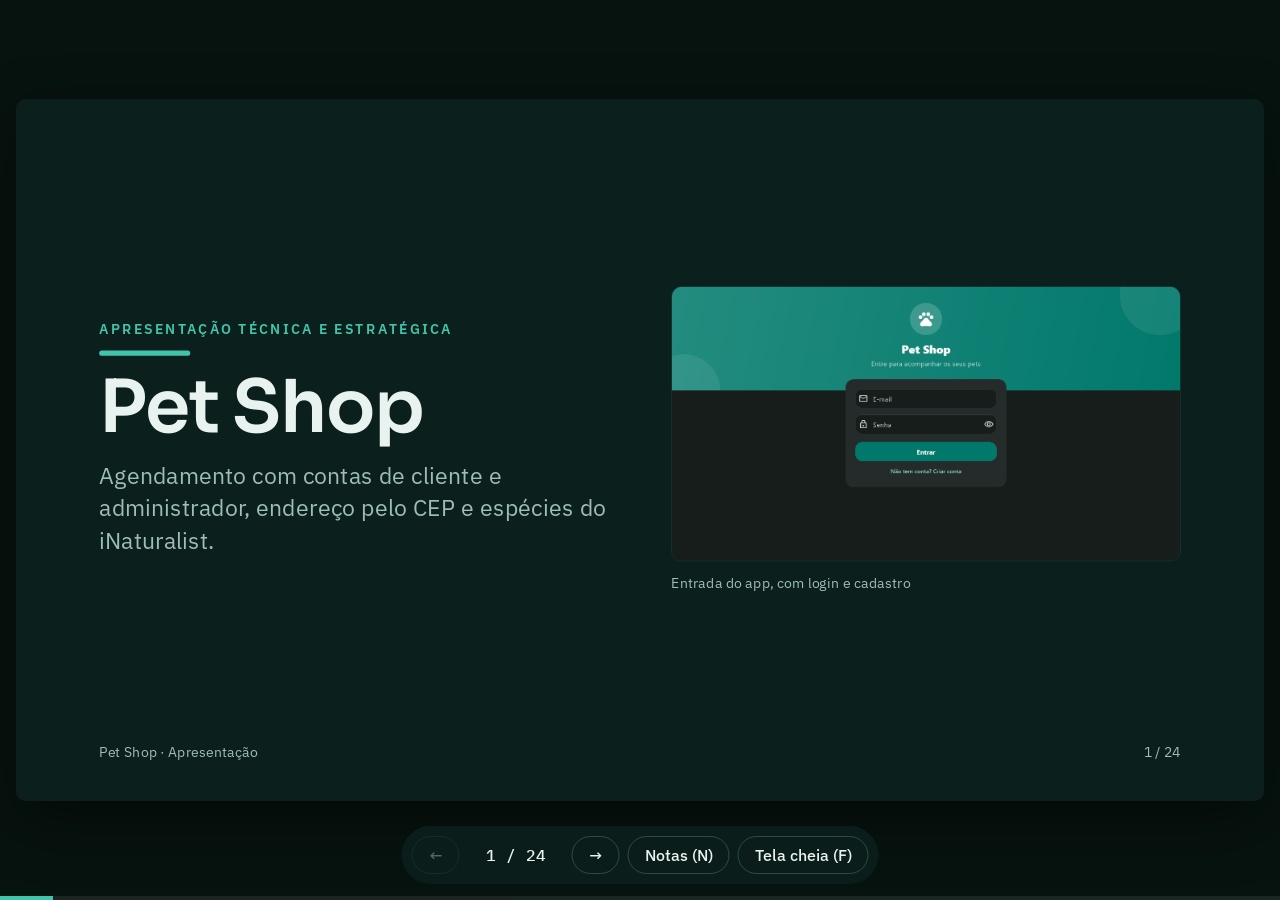
<file: apresentacao/index.html>
<!doctype html>
<html lang="pt-BR">
<head>
<meta charset="utf-8">
<meta name="viewport" content="width=device-width, initial-scale=1">
<title>Pet Shop · Apresentação</title>
<link rel="stylesheet" href="https://fonts.googleapis.com/css2?family=IBM+Plex+Mono:wght@400;500&family=IBM+Plex+Sans:wght@400;500;600&family=Sora:wght@500;600;700&display=swap">
<link rel="stylesheet" href="css/apresentacao.css">
</head>
<body>
<div class="palco" data-palco>
<section class="slide escuro" id="capa" data-secao="Apresentação"><div class="capa-corpo"><div class="cabeca"><p class="kicker">Apresentação técnica e estratégica</p><div class="regra"></div><h1>Pet Shop</h1><p class="lead">Agendamento com contas de cliente e administrador, endereço pelo CEP e espécies do iNaturalist.</p></div><figure class="foto"><img src="img/01-login.png" alt="Tela de entrada do app"><figcaption>Entrada do app, com login e cadastro</figcaption></figure></div><footer class="rodape"><span>Pet Shop · Apresentação</span><span>1 / 24</span></footer><aside class="notas-fala">Abertura. O app é um agendamento para pet shop, com dois perfis: administrador e cliente.</aside></section>
<section class="slide claro" id="agenda" data-secao="Agenda"><div class="cabeca"><p class="kicker">Agenda</p><h2>O que você vai ver</h2></div><div class="corpo"><div class="itens"><div class="item"><span class="num">01</span><div><p class="titulo">Negócio</p><p class="desc">O problema e o que foi entregue</p></div></div><div class="item"><span class="num">02</span><div><p class="titulo">Produto</p><p class="desc">As telas do administrador e do cliente</p></div></div><div class="item"><span class="num">03</span><div><p class="titulo">Código</p><p class="desc">Trechos reais, explicados um ponto por vez</p></div></div><div class="item"><span class="num">04</span><div><p class="titulo">Riscos e decisões</p><p class="desc">O que ainda está em aberto</p></div></div></div></div><footer class="rodape"><span>Pet Shop · Agenda</span><span>2 / 24</span></footer><aside class="notas-fala">Quatro blocos: negócio, produto, código e riscos. Os trechos de código são reais e explicados.</aside></section>
<section class="slide claro" id="visao" data-secao="Negócio"><div class="cabeca"><p class="kicker">Negócio</p><h2>Atendimento com dono, horário e endereço</h2></div><div class="corpo centro"><div class="cartoes"><div class="cartao"><span class="tag">Antes</span><h3>Texto digitado à mão</h3><p>Nome do pet e do tutor digitados à mão, sem horário e sem endereço.</p></div><div class="cartao"><span class="tag">Agora</span><h3>Contas e agenda</h3><p>Conta de administrador e de cliente, agenda em calendário, endereço pelo CEP e espécies por API.</p></div><div class="cartao"><span class="tag">Resultado</span><h3>Fluxo testado</h3><p>Fluxo completo testado de ponta a ponta, com os dados antigos preservados.</p></div></div></div><footer class="rodape"><span>Pet Shop · Negócio</span><span>3 / 24</span></footer><aside class="notas-fala">Antes, os atendimentos eram texto livre. Agora cada atendimento tem cliente, pet, data e horário.</aside></section>
<section class="slide escuro" id="numeros" data-secao="Projeto em números"><div class="cabeca"><p class="kicker">Projeto em números</p><h2>Pequeno, enxuto e sem avisos de análise</h2></div><div class="corpo"><div class="numeros"><div class="numero"><b>35</b><span>arquivos Dart</span></div><div class="numero"><b>4.013</b><span>linhas de código</span></div><div class="numero"><b>2</b><span>perfis de acesso</span></div><div class="numero"><b>0</b><span>avisos no flutter analyze</span></div></div></div><footer class="rodape"><span>Pet Shop · Projeto em números</span><span>4 / 24</span></footer><aside class="notas-fala">Números medidos no código. O total de linhas conta só os arquivos Dart do app. A análise estática foi rodada sem avisos.</aside></section>
<section class="slide claro" id="escopo" data-secao="Negócio"><div class="cabeca"><p class="kicker">Negócio</p><h2>Seis entregas concluídas, uma pendência</h2></div><div class="corpo"><table class="tabela"><thead><tr><th>Entrega</th><th class="col-direita">Status</th></tr></thead><tbody><tr><td>Login e cadastro de conta</td><td class="col-direita"><span class="status ok">Concluído</span></td></tr><tr><td>Conta de administração</td><td class="col-direita"><span class="status ok">Concluído</span></td></tr><tr><td>Endereço pelo CEP (ViaCEP)</td><td class="col-direita"><span class="status ok">Concluído</span></td></tr><tr><td>Espécies pelo iNaturalist, com foto e crédito</td><td class="col-direita"><span class="status ok">Concluído</span></td></tr><tr><td>Agenda em calendário, com cliente e pet</td><td class="col-direita"><span class="status ok">Concluído</span></td></tr><tr><td>Migração do banco sem perda de dados</td><td class="col-direita"><span class="status ok">Concluído</span></td></tr><tr><td>Troca da senha padrão do administrador</td><td class="col-direita"><span class="status alerta">Em aberto</span></td></tr><tr><td>Recuperação de senha</td><td class="col-direita"><span class="status neutro">Fora do escopo</span></td></tr></tbody></table></div><footer class="rodape"><span>Pet Shop · Negócio</span><span>5 / 24</span></footer><aside class="notas-fala">Seis entregas estão concluídas. A pendência é a senha padrão do administrador, que está no código.</aside></section>
<section class="slide claro" id="diferenciais" data-secao="Negócio"><div class="cabeca"><p class="kicker">Negócio</p><h2>Seis escolhas que vão além do básico</h2></div><div class="corpo"><div class="cartoes"><div class="cartao"><span class="tag">CEP</span><h3>Endereço pelo CEP</h3><p>Oito números preenchem rua, bairro, cidade e UF. CEP de cidade inteira é tratado.</p></div><div class="cartao"><span class="tag">iNaturalist</span><h3>Espécies reais</h3><p>Catálogo de animais em português, com foto e o crédito exigido.</p></div><div class="cartao"><span class="tag">Agenda</span><h3>Calendário visual</h3><p>Pontos marcam os dias com agendamento. Os horários ficam em ordem.</p></div><div class="cartao"><span class="tag">Segurança</span><h3>Senhas com PBKDF2</h3><p>Sal aleatório em cada conta. A senha nunca fica em texto puro.</p></div><div class="cartao"><span class="tag">Dados</span><h3>Migração sem perda</h3><p>O banco antigo ganha tabelas e colunas. Nada é apagado.</p></div><div class="cartao"><span class="tag">Interface</span><h3>Claro e escuro</h3><p>Segue o sistema. As cores vêm do tema, em um só lugar.</p></div></div></div><footer class="rodape"><span>Pet Shop · Negócio</span><span>6 / 24</span></footer><aside class="notas-fala">Seis escolhas que o cliente percebe: CEP, espécies reais, calendário, senhas, migração e tema.</aside></section>
<section class="slide claro" id="admin" data-secao="Produto · administrador"><div class="cabeca"><p class="kicker">Produto · administrador</p><h2>O administrador começa pela agenda</h2></div><div class="corpo dois"><figure class="foto"><img src="img/02-admin-agenda.png" alt="Agenda do administrador com o calendário do mês"><figcaption>Agenda: calendário do mês e os agendamentos do dia</figcaption></figure><div class="linhas"><p>Calendário do mês, com um ponto nos dias que têm agendamento.</p><p>Agendamentos do dia, em ordem de horário.</p><p>Atendimentos e clientes na barra inferior.</p></div></div><footer class="rodape"><span>Pet Shop · Produto · administrador</span><span>7 / 24</span></footer><aside class="notas-fala">O administrador começa pela agenda do dia. Atendimentos e clientes ficam na barra inferior.</aside></section>
<section class="slide claro" id="cliente" data-secao="Produto · cliente"><div class="cabeca"><p class="kicker">Produto · cliente</p><h2>O cliente cuida dos pets e da agenda</h2></div><div class="corpo dois"><figure class="foto"><img src="img/08-cliente-pets.png" alt="Lista de pets do cliente com foto e espécie"><figcaption>Meus pets: espécie e foto vindas do iNaturalist</figcaption></figure><div class="linhas"><p>Pets com espécie escolhida na busca do iNaturalist.</p><p>Foto com o crédito do autor, exigido pela API.</p><p>Agenda só com os agendamentos dos próprios pets.</p></div></div><footer class="rodape"><span>Pet Shop · Produto · cliente</span><span>8 / 24</span></footer><aside class="notas-fala">O cliente vê os próprios pets, com espécie e foto. A agenda mostra só os agendamentos dele.</aside></section>
<section class="slide claro" id="cadastro" data-secao="Produto · cadastro"><div class="cabeca"><p class="kicker">Produto · cadastro</p><h2>O CEP preenche o endereço no cadastro</h2></div><div class="corpo dois"><figure class="foto"><img src="img/05-cadastro.png" alt="Cadastro com o endereço preenchido pelo CEP"><figcaption>Cadastro: o CEP 01001000 preenche rua, bairro, cidade e UF</figcaption></figure><div class="linhas"><p>Digitar os 8 números do CEP chama o ViaCEP.</p><p>Rua, bairro, cidade e UF vêm do CEP quando existem.</p><p>CEP de cidade inteira: cidade e UF entram; rua e bairro são digitados.</p><p>Senha com confirmação e mínimo de 6 caracteres.</p></div></div><footer class="rodape"><span>Pet Shop · Produto · cadastro</span><span>9 / 24</span></footer><aside class="notas-fala">O cadastro preenche o endereço pelo CEP. Quando o CEP é de cidade inteira, a rua continua sendo digitada.</aside></section>
<section class="slide claro" id="codigo-cep" data-secao="Código · endereço"><div class="cabeca"><p class="kicker">Código · endereço</p><h2>Uma função consulta o CEP</h2></div><div class="corpo codigo-a"><div class="coluna"><div class="cod"><div class="cod-topo">services/viacep.dart</div><pre><code><span class="ln" data-n="1"><span class="tk-kw">static</span> <span class="tk-kw">Future</span>&lt;<span class="tk-typ">EnderecoCep</span>?&gt; buscar(<span class="tk-kw">String</span> cep) <span class="tk-kw">async</span> {</span><span class="ln" data-n="2">  <span class="tk-kw">final</span> <span class="tk-kw">String</span> numeros = cep.replaceAll(<span class="tk-typ">RegExp</span>(r<span class="tk-str">&#x27;\D&#x27;</span>), <span class="tk-str">&#x27;&#x27;</span>);</span><span class="ln" data-n="3">  <span class="tk-kw">final</span> dados = <span class="tk-kw">await</span> buscarJson(<span class="tk-typ">Uri</span>.parse(<span class="tk-str">&#x27;https://viacep.com.br/ws/$numeros/json/&#x27;</span>));</span><span class="ln" data-n="4">&nbsp;</span><span class="ln" data-n="5">  <span class="tk-kw">if</span> (dados[<span class="tk-str">&#x27;erro&#x27;</span>] == <span class="tk-kw">true</span>) {</span><span class="ln" data-n="6">    <span class="tk-kw">return</span> <span class="tk-kw">null</span>;</span><span class="ln" data-n="7">  }</span><span class="ln" data-n="8">  <span class="tk-kw">return</span> <span class="tk-typ">EnderecoCep</span>(</span><span class="ln" data-n="9">    logradouro: (dados[<span class="tk-str">&#x27;logradouro&#x27;</span>] ?? <span class="tk-str">&#x27;&#x27;</span>) as <span class="tk-kw">String</span>,</span><span class="ln" data-n="10">    bairro: (dados[<span class="tk-str">&#x27;bairro&#x27;</span>] ?? <span class="tk-str">&#x27;&#x27;</span>) as <span class="tk-kw">String</span>,</span><span class="ln" data-n="11">    cidade: (dados[<span class="tk-str">&#x27;localidade&#x27;</span>] ?? <span class="tk-str">&#x27;&#x27;</span>) as <span class="tk-kw">String</span>,</span><span class="ln" data-n="12">    uf: (dados[<span class="tk-str">&#x27;uf&#x27;</span>] ?? <span class="tk-str">&#x27;&#x27;</span>) as <span class="tk-kw">String</span>,</span><span class="ln" data-n="13">  );</span></code></pre></div></div><div class="coluna"><div class="passos"><p class="passo-contador" data-passo-contador>1 / 3</p><div class="passo" data-ini="3" data-fim="3"><p class="passo-titulo">Uma conexão para todas as APIs</p><p class="passo-texto">Tempo limite de 10 segundos. Resposta diferente de 200 vira erro.</p></div><div class="passo" data-ini="5" data-fim="7"><p class="passo-titulo">CEP inexistente</p><p class="passo-texto">O ViaCEP responde com erro: true. A função devolve null.</p></div><div class="passo" data-ini="8" data-fim="13"><p class="passo-titulo">Campos que podem vir vazios</p><p class="passo-texto">Rua e bairro vêm vazios em CEP de cidade. A tela trata esse caso.</p></div></div></div></div><footer class="rodape"><span>Pet Shop · Código · endereço</span><span>10 / 24</span></footer><aside class="notas-fala">Uma única função consulta o CEP. Ela trata o erro do ViaCEP e o campo que vem vazio.</aside></section>
<section class="slide claro" id="especies" data-secao="Produto · espécies"><div class="cabeca"><p class="kicker">Produto · espécies</p><h2>Espécies vêm de um catálogo real</h2></div><div class="corpo dois"><figure class="foto"><img src="img/07-busca-animal.png" alt="Busca de animal com espécies e fotos"><figcaption>Busca: só animais, em português, com foto e crédito</figcaption></figure><div class="linhas"><p>Só animais e só espécies, com nome em português.</p><p>Cada espécie traz nome científico e foto.</p><p>A foto sai com o crédito do autor, exigido pela API.</p></div></div><footer class="rodape"><span>Pet Shop · Produto · espécies</span><span>11 / 24</span></footer><aside class="notas-fala">A busca de espécies traz só animais, em português, com foto e crédito.</aside></section>
<section class="slide claro" id="codigo-especies" data-secao="Código · espécies"><div class="cabeca"><p class="kicker">Código · espécies</p><h2>Uma busca, só animais, em português</h2></div><div class="corpo codigo-a"><div class="coluna"><div class="cod"><div class="cod-topo">services/inaturalist.dart</div><pre><code><span class="ln" data-n="1"><span class="tk-kw">static</span> <span class="tk-kw">Future</span>&lt;<span class="tk-kw">List</span>&lt;<span class="tk-typ">TipoAnimal</span>&gt;&gt; buscarAnimais(<span class="tk-kw">String</span> termo) <span class="tk-kw">async</span> {</span><span class="ln" data-n="2">  <span class="tk-kw">final</span> <span class="tk-typ">Uri</span> uri = <span class="tk-typ">Uri</span>.https(<span class="tk-str">&#x27;api.inaturalist.org&#x27;</span>, <span class="tk-str">&#x27;/v1/taxa&#x27;</span>, {</span><span class="ln" data-n="3">    <span class="tk-str">&#x27;q&#x27;</span>: termo.trim(),</span><span class="ln" data-n="4">    <span class="tk-str">&#x27;taxon_id&#x27;</span>: <span class="tk-str">&#x27;1&#x27;</span>,</span><span class="ln" data-n="5">    <span class="tk-str">&#x27;rank&#x27;</span>: <span class="tk-str">&#x27;species&#x27;</span>,</span><span class="ln" data-n="6">    <span class="tk-str">&#x27;is_active&#x27;</span>: <span class="tk-str">&#x27;true&#x27;</span>,</span><span class="ln" data-n="7">    <span class="tk-str">&#x27;locale&#x27;</span>: <span class="tk-str">&#x27;pt-BR&#x27;</span>,</span><span class="ln" data-n="8">    <span class="tk-str">&#x27;per_page&#x27;</span>: <span class="tk-str">&#x27;15&#x27;</span>,</span><span class="ln" data-n="9">  });</span><span class="ln" data-n="10">  <span class="tk-kw">final</span> dados = <span class="tk-kw">await</span> buscarJson(uri);</span><span class="ln" data-n="11">  <span class="tk-kw">final</span> <span class="tk-kw">List</span>&lt;<span class="tk-kw">dynamic</span>&gt; resultados = (dados[<span class="tk-str">&#x27;results&#x27;</span>] as <span class="tk-kw">List</span>&lt;<span class="tk-kw">dynamic</span>&gt;?) ?? [];</span><span class="ln" data-n="12">  <span class="tk-kw">return</span> resultados</span></code></pre></div></div><div class="coluna"><div class="passos"><p class="passo-contador" data-passo-contador>1 / 3</p><div class="passo" data-ini="4" data-fim="5"><p class="passo-titulo">Só animais</p><p class="passo-texto">taxon_id 1 é o reino Animalia. Rank species deixa de fora gêneros e famílias.</p></div><div class="passo" data-ini="7" data-fim="7"><p class="passo-titulo">Nomes em português</p><p class="passo-texto">Pede o nome comum em português (pt-BR).</p></div><div class="passo" data-ini="11" data-fim="11"><p class="passo-titulo">Sem resultado, sem erro</p><p class="passo-texto">Resposta sem resultados vira lista vazia, não exceção.</p></div></div></div></div><footer class="rodape"><span>Pet Shop · Código · espécies</span><span>12 / 24</span></footer><aside class="notas-fala">Os três filtros da busca estão no código: taxon 1, espécie e português.</aside></section>
<section class="slide claro" id="agenda-dia" data-secao="Produto · agenda"><div class="cabeca"><p class="kicker">Produto · agenda</p><h2>O calendário mostra o dia do atendimento</h2></div><div class="corpo dois"><figure class="foto"><img src="img/12-cliente-agenda.png" alt="Calendário com o dia de hoje e a lista de horários"><figcaption>Calendário do cliente: o dia de hoje e os horários</figcaption></figure><div class="linhas"><p>Um ponto em cada dia com agendamento, no mês inteiro.</p><p>Ao escolher o dia, a lista mostra os horários em ordem.</p><p>O botão Hoje volta para o dia atual.</p></div></div><footer class="rodape"><span>Pet Shop · Produto · agenda</span><span>13 / 24</span></footer><aside class="notas-fala">O calendário mostra o mês, e a lista do dia traz os horários em ordem.</aside></section>
<section class="slide claro" id="codigo-calendario" data-secao="Código · agenda"><div class="cabeca"><p class="kicker">Código · agenda</p><h2>A grade é calculada com datas</h2></div><div class="corpo codigo-a"><div class="coluna"><div class="cod"><div class="cod-topo">features/agenda/calendario.dart</div><pre><code><span class="ln" data-n="1"><span class="tk-kw">final</span> <span class="tk-kw">Map</span>&lt;<span class="tk-kw">String</span>, <span class="tk-kw">int</span>&gt; porDia = {};</span><span class="ln" data-n="2"><span class="tk-kw">for</span> (<span class="tk-kw">final</span> <span class="tk-typ">Atendimento</span> atendimento <span class="tk-kw">in</span> widget.atendimentos) {</span><span class="ln" data-n="3">  porDia[atendimento.data] = (porDia[atendimento.data] ?? <span class="tk-num">0</span>) + <span class="tk-num">1</span>;</span><span class="ln" data-n="4">}</span><span class="ln" data-n="5">&nbsp;</span><span class="ln" data-n="6"><span class="tk-com">// Domingo é a primeira coluna, por isso weekday % 7</span></span><span class="ln" data-n="7"><span class="tk-kw">final</span> <span class="tk-kw">int</span> diasNoMes = <span class="tk-typ">DateTime</span>(_mes.year, _mes.month + <span class="tk-num">1</span>, <span class="tk-num">0</span>).day;</span><span class="ln" data-n="8"><span class="tk-kw">final</span> <span class="tk-kw">int</span> espacosAntes = <span class="tk-typ">DateTime</span>(_mes.year, _mes.month).weekday % <span class="tk-num">7</span>;</span><span class="ln" data-n="9"><span class="tk-kw">final</span> <span class="tk-kw">int</span> semanas = ((espacosAntes + diasNoMes) / <span class="tk-num">7</span>).ceil();</span></code></pre></div></div><div class="coluna"><div class="passos"><p class="passo-contador" data-passo-contador>1 / 4</p><div class="passo" data-ini="3" data-fim="3"><p class="passo-titulo">Um contador por dia</p><p class="passo-texto">Cada dia guarda quantos atendimentos tem. O calendário desenha os pontos com isso.</p></div><div class="passo" data-ini="7" data-fim="7"><p class="passo-titulo">Tamanho do mês</p><p class="passo-texto">O dia 0 do mês seguinte é o último dia do mês atual.</p></div><div class="passo" data-ini="8" data-fim="8"><p class="passo-titulo">Casas vazias antes do dia 1</p><p class="passo-texto">Com domingo na primeira coluna, weekday % 7 conta as casas vazias.</p></div><div class="passo" data-ini="9" data-fim="9"><p class="passo-titulo">Linhas da grade</p><p class="passo-texto">Quantas semanas o mês ocupa. A grade não desenha linhas a mais.</p></div></div></div></div><footer class="rodape"><span>Pet Shop · Código · agenda</span><span>14 / 24</span></footer><aside class="notas-fala">A grade do calendário sai de datas. Não existe tabela de dias fixa no código.</aside></section>
<section class="slide claro" id="agendamento" data-secao="Produto · agendamento"><div class="cabeca"><p class="kicker">Produto · agendamento</p><h2>Cliente e pet vêm de contas reais</h2></div><div class="corpo dois"><figure class="foto"><img src="img/09-formulario-agendamento.png" alt="Formulário de agendamento com cliente, pet, data e horário"><figcaption>Novo agendamento: cliente e pet escolhidos das contas cadastradas</figcaption></figure><div class="linhas"><p>Cliente e pet saem das contas cadastradas, sem digitar.</p><p>Data e horário pelos seletores do sistema.</p><p>O valor é validado antes de salvar.</p></div></div><footer class="rodape"><span>Pet Shop · Produto · agendamento</span><span>15 / 24</span></footer><aside class="notas-fala">No agendamento, cliente e pet vêm das contas cadastradas. O valor é validado antes de salvar.</aside></section>
<section class="slide claro" id="codigo-agendamento" data-secao="Código · agendamento"><div class="cabeca"><p class="kicker">Código · agendamento</p><h2>Trocar de cliente não mistura pets</h2></div><div class="corpo codigo-a"><div class="coluna"><div class="cod"><div class="cod-topo">features/agenda/tela_formulario.dart</div><pre><code><span class="ln" data-n="1"><span class="tk-kw">Future</span>&lt;<span class="tk-kw">void</span>&gt; _escolherCliente(<span class="tk-typ">Usuario</span> cliente, {<span class="tk-kw">int</span>? petInicial}) <span class="tk-kw">async</span> {</span><span class="ln" data-n="2">  <span class="tk-kw">final</span> <span class="tk-kw">int</span> consulta = ++_consultaPets;</span><span class="ln" data-n="3">  setState(() {</span><span class="ln" data-n="4">    _cliente = cliente;</span><span class="ln" data-n="5">    _pets = [];</span><span class="ln" data-n="6">    _pet = <span class="tk-kw">null</span>;</span><span class="ln" data-n="7">    _carregandoPets = <span class="tk-kw">true</span>;</span><span class="ln" data-n="8">  });</span><span class="ln" data-n="9">&nbsp;</span><span class="ln" data-n="10">  <span class="tk-kw">final</span> <span class="tk-kw">List</span>&lt;<span class="tk-typ">Pet</span>&gt; pets = <span class="tk-kw">await</span> <span class="tk-typ">RepositorioPets</span>.listarDoUsuario(cliente.id!);</span><span class="ln" data-n="11">  <span class="tk-kw">if</span> (!mounted || consulta != _consultaPets) <span class="tk-kw">return</span>;</span><span class="ln" data-n="12">  setState(() {</span><span class="ln" data-n="13">    _pets = pets;</span></code></pre></div></div><div class="coluna"><div class="passos"><p class="passo-contador" data-passo-contador>1 / 3</p><div class="passo" data-ini="2" data-fim="2"><p class="passo-titulo">Contador de trocas</p><p class="passo-texto">Cada troca de cliente ganha um número novo.</p></div><div class="passo" data-ini="11" data-fim="11"><p class="passo-titulo">Resposta antiga descartada</p><p class="passo-texto">Se a pessoa já trocou de cliente, a resposta da troca anterior é ignorada.</p></div><div class="passo" data-ini="13" data-fim="13"><p class="passo-titulo">Pets do cliente escolhido</p><p class="passo-texto">A lista de pets é trocada junto com o cliente, sem misturar contas.</p></div></div></div></div><footer class="rodape"><span>Pet Shop · Código · agendamento</span><span>16 / 24</span></footer><aside class="notas-fala">Trocar de cliente depressa não mistura pets: só a última resposta é usada.</aside></section>
<section class="slide escuro" id="senhas" data-secao="Código · segurança"><div class="cabeca"><p class="kicker">Código · segurança</p><h2>Senhas nunca ficam em texto puro</h2></div><div class="corpo dois"><div class="coluna"><p class="lead">PBKDF2 com SHA-256, 10 mil iterações e sal aleatório de 16 bytes por conta.</p><div class="anatomia"><div class="parte"><span class="chip">pbkdf2</span><small>algoritmo</small></div><span class="sep">:</span><div class="parte"><span class="chip">10000</span><small>iterações</small></div><span class="sep">:</span><div class="parte"><span class="chip">sal</span><small>16 bytes, por conta</small></div><span class="sep">:</span><div class="parte"><span class="chip">chave</span><small>32 bytes derivados</small></div></div><div class="alerta-bloco"><b>Pendência:</b> a senha padrão do administrador está escrita no código. Trocar antes de publicar.</div></div><div class="coluna"><div class="cod"><div class="cod-topo">core/seguranca.dart</div><pre><code><span class="ln" data-n="1"><span class="tk-kw">if</span> (partes.length != <span class="tk-num">4</span> || partes[<span class="tk-num">0</span>] != <span class="tk-str">&#x27;pbkdf2&#x27;</span>) {</span><span class="ln" data-n="2">  <span class="tk-kw">return</span> <span class="tk-kw">false</span>;</span><span class="ln" data-n="3">}</span><span class="ln" data-n="4"><span class="tk-kw">final</span> <span class="tk-kw">List</span>&lt;<span class="tk-kw">int</span>&gt; calculada = _pbkdf2(</span><span class="ln" data-n="5">  utf8.encode(senha),</span><span class="ln" data-n="6">  base64Decode(partes[<span class="tk-num">2</span>]),</span><span class="ln" data-n="7">  <span class="tk-kw">int</span>.parse(partes[<span class="tk-num">1</span>]),</span></code></pre></div><div class="passos"><p class="passo-contador" data-passo-contador>1 / 2</p><div class="passo" data-ini="1" data-fim="3"><p class="passo-titulo">Formato validado</p><p class="passo-texto">Só aceita pbkdf2:iterações:sal:chave. Outro formato é recusado.</p></div><div class="passo" data-ini="4" data-fim="7"><p class="passo-titulo">Mesma receita do hash guardado</p><p class="passo-texto">Recalcula a chave com o sal e as iterações salvos no próprio hash.</p></div></div></div></div><footer class="rodape"><span>Pet Shop · Código · segurança</span><span>17 / 24</span></footer><aside class="notas-fala">A senha vira um hash com sal aleatório. O banco guarda só o hash, e a conferência recalcula a partir dele.</aside></section>
<section class="slide claro" id="dados" data-secao="Código · dados"><div class="cabeca"><p class="kicker">Código · dados</p><h2>Dados antigos continuam no banco</h2></div><div class="corpo dois"><div class="coluna"><p class="lead">Campos principais de cada tabela. A versão 2 acrescenta usuários, pets e colunas.</p><svg class="diagrama" viewBox="0 0 640 400" role="img" aria-label="usuarios têm pets e atendimentos; pets têm atendimentos">
  <rect class="svg-caixa-forte" x="16" y="30" width="236" height="350" rx="14"/>
  <text class="svg-titulo" x="36" y="66">usuarios</text>
  <text class="svg-texto" x="36" y="104">id · nome</text>
  <text class="svg-texto" x="36" y="134">email (único)</text>
  <text class="svg-texto" x="36" y="164">senha_hash · perfil</text>
  <text class="svg-texto" x="36" y="194">telefone · cep</text>
  <text class="svg-texto" x="36" y="224">logradouro · numero</text>
  <text class="svg-texto" x="36" y="254">complemento · bairro</text>
  <text class="svg-texto" x="36" y="284">cidade · uf</text>
  <rect class="svg-caixa" x="330" y="30" width="294" height="170" rx="14"/>
  <text class="svg-titulo" x="350" y="66">pets</text>
  <text class="svg-texto" x="350" y="104">usuario_id · nome</text>
  <text class="svg-texto" x="350" y="134">tipo · taxon_id</text>
  <text class="svg-texto" x="350" y="164">foto_url · foto_atribuicao</text>
  <rect class="svg-caixa" x="330" y="230" width="294" height="150" rx="14"/>
  <text class="svg-titulo" x="350" y="266">atendimentos</text>
  <text class="svg-texto" x="350" y="304">usuario_id · pet_id</text>
  <text class="svg-texto" x="350" y="334">data · hora · valor</text>
  <text class="svg-texto" x="350" y="364">nome_pet · servico</text>
  <path class="svg-linha" d="M252 110 H330"/>
  <path class="svg-linha" d="M252 300 H330"/>
  <path class="svg-linha" d="M477 200 V230"/>
  <text class="svg-rotulo" x="262" y="102">1 : N</text>
  <text class="svg-rotulo" x="262" y="292">1 : N</text>
  <text class="svg-rotulo" x="486" y="218">1 : N</text>
</svg></div><div class="coluna"><div class="cod"><div class="cod-topo">data/banco_de_dados.dart</div><pre><code><span class="ln" data-n="1"><span class="tk-kw">if</span> (versaoAntiga &lt; <span class="tk-num">2</span>) {</span><span class="ln" data-n="2">  <span class="tk-kw">await</span> _criarTabelaUsuarios(db);</span><span class="ln" data-n="3">  <span class="tk-kw">await</span> _criarTabelaPets(db);</span><span class="ln" data-n="4">  <span class="tk-kw">await</span> db.execute(<span class="tk-str">&#x27;ALTER TABLE atendimentos ADD COLUMN usuario_id INTEGER&#x27;</span>);</span><span class="ln" data-n="5">  <span class="tk-kw">await</span> db.execute(<span class="tk-str">&#x27;ALTER TABLE atendimentos ADD COLUMN pet_id INTEGER&#x27;</span>);</span></code></pre></div><div class="passos"><p class="passo-contador" data-passo-contador>1 / 3</p><div class="passo" data-ini="1" data-fim="1"><p class="passo-titulo">Só roda em banco da versão 1</p><p class="passo-texto">Quem já está na versão 2 não passa por aqui.</p></div><div class="passo" data-ini="2" data-fim="3"><p class="passo-titulo">Tabelas novas</p><p class="passo-texto">usuarios e pets entram ao lado das tabelas que já existiam.</p></div><div class="passo" data-ini="4" data-fim="5"><p class="passo-titulo">Só acrescenta colunas</p><p class="passo-texto">ADD COLUMN mantém as linhas antigas. Nada é apagado.</p></div></div></div></div><footer class="rodape"><span>Pet Shop · Código · dados</span><span>18 / 24</span></footer><aside class="notas-fala">A migração da versão 1 para a 2 só acrescenta. Os atendimentos antigos continuam no banco.</aside></section>
<section class="slide claro" id="fluxo" data-secao="Código · fluxo"><div class="cabeca"><p class="kicker">Código · fluxo</p><h2>O login decide o painel de cada pessoa</h2></div><div class="corpo dois"><div class="coluna"><svg class="diagrama" viewBox="0 0 640 400" role="img" aria-label="Login leva ao painel do administrador ou do cliente, conforme o perfil">
  <defs>
    <marker id="seta" viewBox="0 0 10 10" refX="9" refY="5" markerWidth="7" markerHeight="7" orient="auto">
      <path class="svg-seta" d="M0 0 L10 5 L0 10 z"/>
    </marker>
  </defs>
  <rect class="svg-caixa" x="20" y="150" width="150" height="100" rx="14"/>
  <text class="svg-titulo" x="40" y="190">Login</text>
  <text class="svg-texto" x="40" y="220">e-mail e</text>
  <text class="svg-texto" x="40" y="240">senha</text>
  <rect class="svg-caixa" x="230" y="150" width="150" height="100" rx="14"/>
  <text class="svg-titulo" x="250" y="190">Perfil</text>
  <text class="svg-texto" x="250" y="220">dois perfis</text>
  <rect class="svg-caixa-forte" x="440" y="30" width="180" height="150" rx="14"/>
  <text class="svg-titulo" x="460" y="66">Painel do admin</text>
  <text class="svg-texto" x="460" y="100">Agenda</text>
  <text class="svg-texto" x="460" y="124">Atendimentos</text>
  <text class="svg-texto" x="460" y="148">Clientes</text>
  <rect class="svg-caixa-forte" x="440" y="220" width="180" height="150" rx="14"/>
  <text class="svg-titulo" x="460" y="256">Painel do cliente</text>
  <text class="svg-texto" x="460" y="290">Agenda</text>
  <text class="svg-texto" x="460" y="314">Meus pets</text>
  <text class="svg-texto" x="460" y="338">Perfil</text>
  <path class="svg-linha" d="M170 200 H230" marker-end="url(#seta)"/>
  <path class="svg-linha" d="M380 200 C410 200, 410 105, 440 105" marker-end="url(#seta)"/>
  <path class="svg-linha" d="M380 200 C410 200, 410 295, 440 295" marker-end="url(#seta)"/>
</svg><p class="lead">Sair volta ao login e limpa a sessão em memória.</p></div><div class="coluna"><div class="cod"><div class="cod-topo">features/auth/navegacao.dart</div><pre><code><span class="ln" data-n="1"><span class="tk-typ">Sessao</span>.iniciar(usuario);</span><span class="ln" data-n="2"><span class="tk-kw">Navigator</span>.of(context).pushAndRemoveUntil(</span><span class="ln" data-n="3">  <span class="tk-typ">MaterialPageRoute</span>(</span><span class="ln" data-n="4">    builder: (_) =&gt; usuario.ehAdmin ? <span class="tk-kw">const</span> <span class="tk-typ">PainelAdmin</span>() : <span class="tk-kw">const</span> <span class="tk-typ">PainelCliente</span>(),</span><span class="ln" data-n="5">  ),</span><span class="ln" data-n="6">  (_) =&gt; <span class="tk-kw">false</span>,</span><span class="ln" data-n="7">);</span></code></pre></div><div class="passos"><p class="passo-contador" data-passo-contador>1 / 3</p><div class="passo" data-ini="1" data-fim="1"><p class="passo-titulo">Sessão antes da troca de tela</p><p class="passo-texto">A conta entra na sessão antes de qualquer tela nova.</p></div><div class="passo" data-ini="4" data-fim="4"><p class="passo-titulo">Painel pelo perfil</p><p class="passo-texto">Administrador vai ao painel de administração. Cliente, ao painel de cliente.</p></div><div class="passo" data-ini="6" data-fim="6"><p class="passo-titulo">Pilha limpa</p><p class="passo-texto">Login e cadastro saem da pilha: o botão voltar não reabre a entrada.</p></div></div></div></div><footer class="rodape"><span>Pet Shop · Código · fluxo</span><span>19 / 24</span></footer><aside class="notas-fala">Uma única função leva cada perfil ao painel certo e limpa a pilha de telas.</aside></section>
<section class="slide claro" id="arquitetura" data-secao="Arquitetura"><div class="cabeca"><p class="kicker">Arquitetura</p><h2>Camadas que se usam em um sentido só</h2></div><div class="corpo dois"><div class="pastas"><div class="pasta"><b>core/</b><span>4 arquivos · 243 linhas</span><span>Tema, segurança, sessão e formatação</span></div><div class="pasta"><b>models/</b><span>4 arquivos · 213 linhas</span><span>Atendimento, usuário, pet e espécie</span></div><div class="pasta"><b>data/</b><span>4 arquivos · 273 linhas</span><span>Banco SQLite e repositórios</span></div><div class="pasta"><b>services/</b><span>3 arquivos · 79 linhas</span><span>ViaCEP e iNaturalist</span></div><div class="pasta"><b>widgets/</b><span>5 arquivos · 637 linhas</span><span>Peças visuais reutilizadas</span></div><div class="pasta"><b>features/</b><span>14 arquivos · 2.532 linhas</span><span>Telas por área: auth, agenda, admin, cliente</span></div></div><div class="coluna"><p class="kicker">Peças usadas em mais de uma tela</p><div class="barras"><div class="barra-linha"><span>Campo de texto</span><b>19</b><div class="trilho"><div class="preench" style="width:100%"></div></div></div><div class="barra-linha"><span>Validador obrigatório</span><b>14</b><div class="trilho"><div class="preench" style="width:74%"></div></div></div><div class="barra-linha"><span>Aviso rápido</span><b>11</b><div class="trilho"><div class="preench" style="width:58%"></div></div></div><div class="barra-linha"><span>Seção com cartão</span><b>10</b><div class="trilho"><div class="preench" style="width:53%"></div></div></div><div class="barra-linha"><span>Botão Sair</span><b>5</b><div class="trilho"><div class="preench" style="width:26%"></div></div></div><div class="barra-linha"><span>Estado vazio</span><b>5</b><div class="trilho"><div class="preench" style="width:26%"></div></div></div><div class="barra-linha"><span>Avatar do pet</span><b>4</b><div class="trilho"><div class="preench" style="width:21%"></div></div></div><div class="barra-linha"><span>Etiqueta</span><b>4</b><div class="trilho"><div class="preench" style="width:21%"></div></div></div></div></div></div><footer class="rodape"><span>Pet Shop · Arquitetura</span><span>20 / 24</span></footer><aside class="notas-fala">As telas dependem de dados e widgets. Os dados não conhecem telas.</aside></section>
<section class="slide claro" id="qualidade" data-secao="Qualidade"><div class="cabeca"><p class="kicker">Qualidade</p><h2>Testado de ponta a ponta</h2></div><div class="corpo dois"><div class="coluna"><p class="kicker">Caso real · CEP 89540000</p><div class="ad"><span class="rotulo-status alerta">Antes</span><p>O CEP de cidade inteira não funcionava no cadastro.</p></div><div class="ad depois"><span class="rotulo-status ok">Depois</span><p>Cidade e UF preenchidas. Aviso: este CEP não tem rua cadastrada. Com rua e bairro digitados, o cadastro conclui.</p></div></div><div class="coluna verificacoes"><div class="verificacao"><div><p class="titulo">Análise estática</p><p class="desc">flutter analyze, sem avisos</p></div><span class="status ok">Aprovado</span></div><div class="verificacao"><div><p class="titulo">Teste ponta a ponta</p><p class="desc">login, cadastro com CEP, pets, agenda e nova conta de cliente</p></div><span class="status ok">Aprovado</span></div><div class="verificacao"><div><p class="titulo">Teste do CEP de cidade</p><p class="desc">CEP 89540000 no cadastro, com o aviso certo</p></div><span class="status ok">Aprovado</span></div></div></div><footer class="rodape"><span>Pet Shop · Qualidade</span><span>21 / 24</span></footer><aside class="notas-fala">A análise estática passou sem avisos. O teste de ponta a ponta passou, e um bug de CEP foi corrigido.</aside></section>
<section class="slide claro" id="riscos" data-secao="Riscos"><div class="cabeca"><p class="kicker">Riscos</p><h2>Um risco alto em aberto: a senha padrão</h2></div><div class="corpo"><table class="tabela riscos"><thead><tr><th>Risco</th><th>Impacto</th><th>Status</th><th>Ação</th></tr></thead><tbody><tr><td>Senha padrão do administrador no código</td><td>Alto</td><td><span class="status alerta">Em aberto</span></td><td>Trocar antes de publicar</td></tr><tr><td>CEP de cidade inteira sem rua</td><td>Médio</td><td><span class="status neutro">Decisão</span></td><td>Rua e bairro obrigatórios, por ora</td></tr><tr><td>Sem recuperação de senha</td><td>Médio</td><td><span class="status neutro">Fora do escopo</span></td><td>Avaliar na próxima fase</td></tr><tr><td>Falha de internet no ViaCEP ou iNaturalist</td><td>Médio</td><td><span class="status ok">Mitigado</span></td><td>Erro não derruba a tela; endereço pode ser digitado</td></tr><tr><td>Atendimentos antigos sem cliente nem pet</td><td>Médio</td><td><span class="status ok">Mitigado</span></td><td>Ao editar, o admin escolhe cliente e pet</td></tr><tr><td>Fotos e espécies de terceiros</td><td>Baixo</td><td><span class="status ok">Mitigado</span></td><td>Crédito do autor aparece em cada pet</td></tr></tbody></table></div><footer class="rodape"><span>Pet Shop · Riscos</span><span>22 / 24</span></footer><aside class="notas-fala">Um risco alto está em aberto: a senha padrão. Os demais têm ação definida ou foram mitigados.</aside></section>
<section class="slide claro" id="decisoes" data-secao="Decisões"><div class="cabeca"><p class="kicker">Decisões</p><h2>Três decisões destravam o próximo passo</h2></div><div class="corpo centro"><div class="cartoes"><div class="cartao"><span class="tag">Decisão 1</span><h3>Senha do administrador</h3><p>Trocar a senha padrão antes de publicar. Recomendação: sim.</p></div><div class="cartao"><span class="tag">Decisão 2</span><h3>Rua em CEP de cidade</h3><p>Manter rua e bairro obrigatórios, por enquanto. Recomendação: sim.</p></div><div class="cartao"><span class="tag">Decisão 3</span><h3>Recuperação de senha</h3><p>Entrar agora ou na próxima fase. Recomendação: próxima fase.</p></div></div></div><footer class="rodape"><span>Pet Shop · Decisões</span><span>23 / 24</span></footer><aside class="notas-fala">Três decisões destravam o próximo passo. As recomendações são sugestão, não decisão tomada.</aside></section>
<section class="slide destaque" id="fechamento" data-secao="Perguntas"><div class="fechamento"><h1>Perguntas</h1><p class="lead">Próxima ação: trocar a senha do administrador e decidir a regra para CEP de cidade.</p></div><footer class="rodape"><span>Pet Shop · Perguntas</span><span>24 / 24</span></footer><aside class="notas-fala">Fechamento. Pedir as duas decisões: a senha do administrador e a regra para CEP de cidade.</aside></section>
</div>
<div class="progresso" data-progresso><span></span></div>
<nav class="controles" aria-label="Controles da apresentação">
  <button type="button" data-anterior aria-label="Anterior">←</button>
  <span class="contador" data-contador>1 / 24</span>
  <button type="button" data-proximo aria-label="Próximo">→</button>
  <button type="button" data-notas-botao>Notas (N)</button>
  <button type="button" data-tela>Tela cheia (F)</button>
</nav>
<div class="notas" data-notas hidden></div>
<script src="js/apresentacao.js"></script>
</body>
</html>
</file>
<file: apresentacao/css/apresentacao.css>
/* Apresentação Pet Shop · padrão de slides 16:9 (tela de 1920 × 1080 px)

   Regras do padrão:
   - Um slide = uma ideia. Título no topo, sempre na mesma posição.
   - Margens de 128 px. Rodapé fixo a 64 px da base, com numeração.
   - Cinco tamanhos de fonte, nada fora dessa escala.
   - Paleta: um escuro, um claro e um destaque (teal). Amarelo-alerta só para pendências.
*/

/* Paleta */
:root {
  --claro: #F5F8F7;
  --escuro: #0B1F1D;
  --tinta: #0B1F1D;
  --texto-claro: #E8F3F0;
  --muted: #4F6B67;
  --muted-escuro: #9FBDB7;
  --linha: #D6E3E0;
  --linha-escuro: #1E3D39;
  --cartao-escuro: #13302C;
  --accent: #00796B;
  --accent-escuro: #41C4AB;
  --ok: #17803D;
  --alerta: #B45309;
  --k: 1;
  --display: "Sora", "Segoe UI", system-ui, sans-serif;
  --texto: "IBM Plex Sans", "Segoe UI", system-ui, sans-serif;
  --mono: "IBM Plex Mono", Consolas, "Courier New", monospace;
}

* { box-sizing: border-box; }
html, body { height: 100%; margin: 0; }
body {
  background: #07130F;
  color: var(--tinta);
  font: 400 28px/1.45 var(--texto);
  display: grid;
  place-items: center;
  overflow: hidden;
}
html.tela-cheia body { background: #000; }
button { font: inherit; }
[hidden] { display: none !important; }

/* Palco: um quadro 16:9 reduzido para caber na janela */
.palco { position: relative; overflow: hidden; border-radius: 10px; box-shadow: 0 20px 60px rgba(0, 0, 0, .45); }
html.tela-cheia .palco { border-radius: 0; box-shadow: none; }

.slide {
  position: absolute; left: 0; top: 0;
  width: 1920px; height: 1080px;
  transform: scale(var(--k)); transform-origin: 0 0;
  padding: 128px 128px 160px;
  display: flex; flex-direction: column; gap: 56px;
  overflow: hidden;
}
.slide.claro { background: var(--claro); color: var(--tinta); }
.slide.escuro { background: var(--escuro); color: var(--texto-claro); }
.slide.destaque { background: var(--accent); color: #FFFFFF; }
.slide.entrando { animation: entrar .35s ease both; }
@keyframes entrar { from { opacity: 0; } to { opacity: 1; } }
@media (prefers-reduced-motion: reduce) { .slide.entrando { animation: none; } }

/* Escala tipográfica: 112 · 64 · 36 · 28 · 22 */
h1, h2, h3, p { margin: 0; }
h1 { font: 600 112px/1.02 var(--display); letter-spacing: -.02em; }
h2 { font: 600 64px/1.12 var(--display); letter-spacing: -.01em; text-wrap: balance; }
h3 { font: 600 36px/1.2 var(--display); }
.lead { font: 400 36px/1.4 var(--texto); color: var(--muted); max-width: 40ch; }
.escuro .lead { color: var(--muted-escuro); }
.destaque .lead { color: #D9F2EC; }
.kicker { font: 600 22px/1 var(--texto); letter-spacing: .14em; text-transform: uppercase; color: var(--accent); }
.escuro .kicker { color: var(--accent-escuro); }
.destaque .kicker { color: #CFEDE7; }
.cabeca { display: grid; gap: 22px; }

/* Área de conteúdo: tudo fica entre o título e o rodapé */
.corpo { flex: 1; min-height: 0; display: grid; gap: 64px; align-items: start; }
.corpo.centro { align-content: center; }
.dois { grid-template-columns: minmax(0, 1fr) minmax(0, 1.1fr); }
.dois-iguais { grid-template-columns: minmax(0, 1fr) minmax(0, 1fr); }
.codigo-a { grid-template-columns: minmax(0, 1.35fr) minmax(0, 1fr); }
.coluna { display: grid; gap: 24px; align-content: start; min-width: 0; }

/* Rodapé fixo */
.rodape {
  position: absolute; left: 128px; right: 128px; bottom: 64px;
  display: flex; justify-content: space-between;
  font: 400 22px/1 var(--texto); color: var(--muted);
}
.escuro .rodape { color: var(--muted-escuro); }
.destaque .rodape { color: #CFEDE7; }

/* Capturas de tela */
.foto { margin: 0; display: grid; gap: 18px; min-width: 0; align-content: start; }
.foto img {
  display: block; width: 100%; height: auto; max-height: 600px; object-fit: contain;
  border-radius: 16px; border: 1px solid var(--linha); background: var(--escuro);
}
.escuro .foto img { border-color: var(--linha-escuro); }
.foto figcaption { font: 400 22px/1.4 var(--texto); color: var(--muted); }
.escuro .foto figcaption { color: var(--muted-escuro); }

/* Tópicos ao lado da captura */
.linhas { display: grid; gap: 28px; align-content: start; min-width: 0; }
.linhas p { position: relative; padding-left: 44px; font: 400 36px/1.4 var(--texto); }
.linhas p::before {
  content: ""; position: absolute; left: 0; top: .62em;
  width: 16px; height: 16px; border-radius: 50%; background: var(--accent);
}

/* Código: sempre fundo escuro, nos dois temas */
.cod { background: var(--escuro); color: #D5EBE7; border-radius: 16px; overflow: hidden; border: 1px solid var(--linha-escuro); }
.cod-topo {
  padding: 16px 24px; font: 400 22px/1.3 var(--mono); color: #7FA59E;
  border-bottom: 1px solid #1B3B37;
}
.cod pre { margin: 0; padding: 18px 0; font: 400 22px/1.45 var(--mono); overflow: hidden; }
.cod .ln {
  display: block; padding-left: 80px; text-indent: -80px;
  white-space: pre-wrap; overflow-wrap: anywhere;
}
.cod .ln::before {
  content: attr(data-n); display: inline-block; width: 56px; padding-right: 24px;
  text-align: right; color: #5E8179; user-select: none;
}
.cod .ln.hl { background: rgba(127, 216, 196, .16); box-shadow: inset 4px 0 0 #7FD8C4; }
.tk-kw { color: #7FD8C4; }
.tk-str { color: #F2CC7A; }
.tk-num { color: #F7A96B; }
.tk-typ { color: #A9C8FF; }
.tk-com { color: #6E918B; font-style: italic; }

/* Pontos do código: um por vez, com a seta do teclado */
.passos {
  border-radius: 16px; padding: 24px 28px; min-height: 176px;
  display: grid; gap: 12px; align-content: start;
  background: #FFFFFF; border: 1px solid var(--linha);
}
.escuro .passos { background: var(--cartao-escuro); border-color: var(--linha-escuro); }
.passo-contador { font: 600 22px/1 var(--texto); letter-spacing: .12em; text-transform: uppercase; color: var(--accent); }
.escuro .passo-contador { color: var(--accent-escuro); }
.passo-titulo { font: 600 36px/1.2 var(--display); }
.passo-texto { font: 400 28px/1.4 var(--texto); color: var(--muted); }
.escuro .passo-texto { color: var(--muted-escuro); }

/* Listas numeradas (sequência real) */
.itens { display: grid; }
.item {
  display: grid; grid-template-columns: 120px minmax(0, 1fr); gap: 24px; align-items: baseline;
  padding: 26px 0; border-top: 1px solid var(--linha);
}
.item:last-child { border-bottom: 1px solid var(--linha); }
.item .num { font: 600 36px/1 var(--display); color: var(--accent); }
.item .titulo { font: 600 36px/1.2 var(--display); }
.item .desc { font: 400 28px/1.4 var(--texto); color: var(--muted); }

/* Cartões em grade */
.cartoes { display: grid; gap: 48px 48px; grid-template-columns: repeat(3, minmax(0, 1fr)); }
.cartao { border-top: 4px solid var(--accent); padding-top: 26px; display: grid; gap: 14px; align-content: start; }
.escuro .cartao { border-top-color: var(--accent-escuro); }
.cartao .tag { font: 600 22px/1 var(--texto); letter-spacing: .12em; text-transform: uppercase; color: var(--accent); }
.escuro .cartao .tag { color: var(--accent-escuro); }
.cartao p { font: 400 28px/1.4 var(--texto); color: var(--muted); }
.escuro .cartao p { color: var(--muted-escuro); }

/* Números grandes */
.numeros { display: grid; grid-template-columns: repeat(4, minmax(0, 1fr)); gap: 48px; align-items: end; }
.numero b { display: block; font: 600 112px/1 var(--display); letter-spacing: -.02em; font-variant-numeric: tabular-nums; }
.numero span { display: block; margin-top: 20px; font: 400 28px/1.3 var(--texto); color: var(--muted-escuro); }

/* Tabelas */
table.tabela { width: 100%; border-collapse: collapse; font: 400 28px/1.3 var(--texto); }
table.tabela th {
  text-align: left; padding: 0 0 18px; border-bottom: 2px solid var(--tinta);
  font: 600 22px/1 var(--texto); letter-spacing: .12em; text-transform: uppercase; color: var(--muted);
}
table.tabela td { padding: 16px 32px 16px 0; border-bottom: 1px solid var(--linha); vertical-align: middle; }
table.tabela th:last-child, table.tabela td:last-child { padding-right: 0; }
table.tabela.riscos th:nth-child(2), table.tabela.riscos td:nth-child(2) { width: 12%; }
table.tabela.riscos th:nth-child(3), table.tabela.riscos td:nth-child(3) { width: 18%; }
table.tabela td.col-direita, table.tabela th.col-direita { text-align: right; }
.status { font: 600 28px/1 var(--texto); }
.status.ok { color: var(--ok); }
.status.alerta { color: var(--alerta); }
.status.neutro { color: var(--muted); }

/* Blocos de destaque */
.alerta-bloco {
  border-left: 6px solid var(--alerta); background: rgba(180, 83, 9, .10);
  padding: 28px 32px; border-radius: 0 16px 16px 0;
  font: 400 28px/1.4 var(--texto);
}
.alerta-bloco b { color: var(--alerta); font-weight: 600; }

/* Diagramas (SVG com as cores do tema) */
.diagrama { width: 100%; height: auto; display: block; }
.svg-caixa { fill: var(--claro); stroke: var(--accent); stroke-width: 2; }
.svg-caixa-forte { fill: #DDEFEA; stroke: var(--accent); stroke-width: 2; }
.svg-caixa-escura { fill: var(--cartao-escuro); stroke: var(--accent-escuro); stroke-width: 2; }
.svg-titulo { fill: var(--tinta); font: 600 17px var(--display); }
.svg-titulo-claro { fill: var(--texto-claro); font: 600 17px var(--display); }
.svg-texto { fill: var(--muted); font: 400 14px var(--mono); }
.svg-texto-claro { fill: var(--muted-escuro); font: 400 14px var(--mono); }
.svg-linha { stroke: var(--muted); stroke-width: 2; fill: none; }
.svg-seta { fill: var(--muted); }
.svg-rotulo { fill: var(--muted); font: 600 14px var(--texto); }

/* Formato de hash, em chips */
.anatomia { display: flex; flex-wrap: nowrap; align-items: flex-start; gap: 8px; }
.anatomia .parte { display: grid; gap: 12px; justify-items: center; }
.anatomia .chip { background: #DDEFEA; color: var(--accent); border-radius: 12px; padding: 16px 20px; font: 500 28px/1 var(--mono); }
.anatomia .sep { font: 500 36px/1 var(--mono); color: var(--muted); padding-top: 14px; }
.anatomia small { font: 400 22px/1.3 var(--texto); color: var(--muted); text-align: center; max-width: 14ch; }

/* Antes e depois */
.ad { border: 2px solid var(--linha); border-radius: 16px; padding: 30px 32px; display: grid; gap: 16px; background: #FFFFFF; }
.ad.depois { border-color: var(--ok); }
.ad p { font: 400 28px/1.4 var(--texto); }
.rotulo-status { font: 600 22px/1 var(--texto); letter-spacing: .12em; text-transform: uppercase; }
.rotulo-status.alerta { color: var(--alerta); }
.rotulo-status.ok { color: var(--ok); }

/* Verificações */
.verificacoes { display: grid; }
.verificacao {
  display: grid; grid-template-columns: minmax(0, 1fr) auto; gap: 24px; align-items: center;
  padding: 26px 0; border-top: 1px solid var(--linha);
}
.verificacao:last-child { border-bottom: 1px solid var(--linha); }
.verificacao .titulo { font: 600 36px/1.2 var(--display); }
.verificacao .desc { font: 400 28px/1.4 var(--texto); color: var(--muted); }

/* Pastas da arquitetura */
.pastas { display: grid; gap: 16px; grid-template-columns: repeat(2, minmax(0, 1fr)); }
.pasta { border: 2px solid var(--linha); border-radius: 16px; padding: 20px 24px; display: grid; gap: 6px; background: #FFFFFF; }
.pasta b { font: 600 36px/1.2 var(--display); }
.pasta span { font: 400 22px/1.3 var(--texto); color: var(--muted); }

/* Barras de reuso */
.barras { display: grid; gap: 16px; }
.barra-linha { display: grid; grid-template-columns: minmax(0, 1fr) 70px; gap: 10px 16px; align-items: center; font: 400 28px/1.2 var(--texto); }
.barra-linha b { text-align: right; font: 600 28px/1 var(--texto); font-variant-numeric: tabular-nums; }
.trilho { grid-column: 1 / -1; height: 12px; border-radius: 6px; background: var(--linha); overflow: hidden; }
.preench { height: 100%; background: var(--accent); border-radius: 6px; }

/* Capa */
.capa-corpo { flex: 1; display: grid; grid-template-columns: minmax(0, 1fr) minmax(0, 1fr); gap: 96px; align-items: center; }
.regra { width: 140px; height: 8px; border-radius: 4px; background: var(--accent-escuro); }

/* Fechamento em destaque */
.fechamento { flex: 1; display: flex; flex-direction: column; justify-content: center; gap: 40px; }

/* Controles da apresentação (fora do palco) */
.controles {
  position: fixed; left: 50%; bottom: max(16px, env(safe-area-inset-bottom, 0px));
  transform: translateX(-50%); z-index: 20;
  display: flex; gap: 8px; align-items: center;
  background: rgba(11, 31, 29, .92); color: #E8F3F0;
  padding: 10px; border-radius: 999px;
  font: 500 16px/1 var(--texto);
}
.controles button {
  background: transparent; color: inherit; cursor: pointer;
  border: 1px solid #2A4D48; border-radius: 999px; padding: 10px 16px;
}
.controles button:hover { border-color: var(--accent-escuro); }
.controles button:focus-visible { outline: 2px solid var(--accent-escuro); outline-offset: 2px; }
.controles button:disabled { opacity: .35; cursor: default; }
.controles .contador { font: 500 16px/1 var(--mono); min-width: 96px; text-align: center; }
html.tela-cheia .controles { display: none; }

.progresso { position: fixed; left: 0; right: 0; bottom: 0; height: 4px; background: rgba(255, 255, 255, .08); z-index: 19; }
.progresso span { display: block; height: 100%; width: 0; background: var(--accent-escuro); transition: width .3s ease; }

/* Notas do apresentador: ficam no HTML, fora da tela (tecla N mostra) */
.notas-fala { display: none; }

/* Notas do apresentador (tecla N) */
.notas {
  position: fixed; left: 50%; bottom: 96px; transform: translateX(-50%); z-index: 21;
  width: min(1000px, calc(100vw - 32px));
  background: rgba(11, 31, 29, .96); color: #E8F3F0; border: 1px solid #2A4D48;
  border-radius: 16px; padding: 22px 26px;
  font: 400 22px/1.45 var(--texto);
}
html.tela-cheia .notas { bottom: 24px; }
@media (prefers-reduced-motion: reduce) { .progresso span { transition: none; } }
</file>
